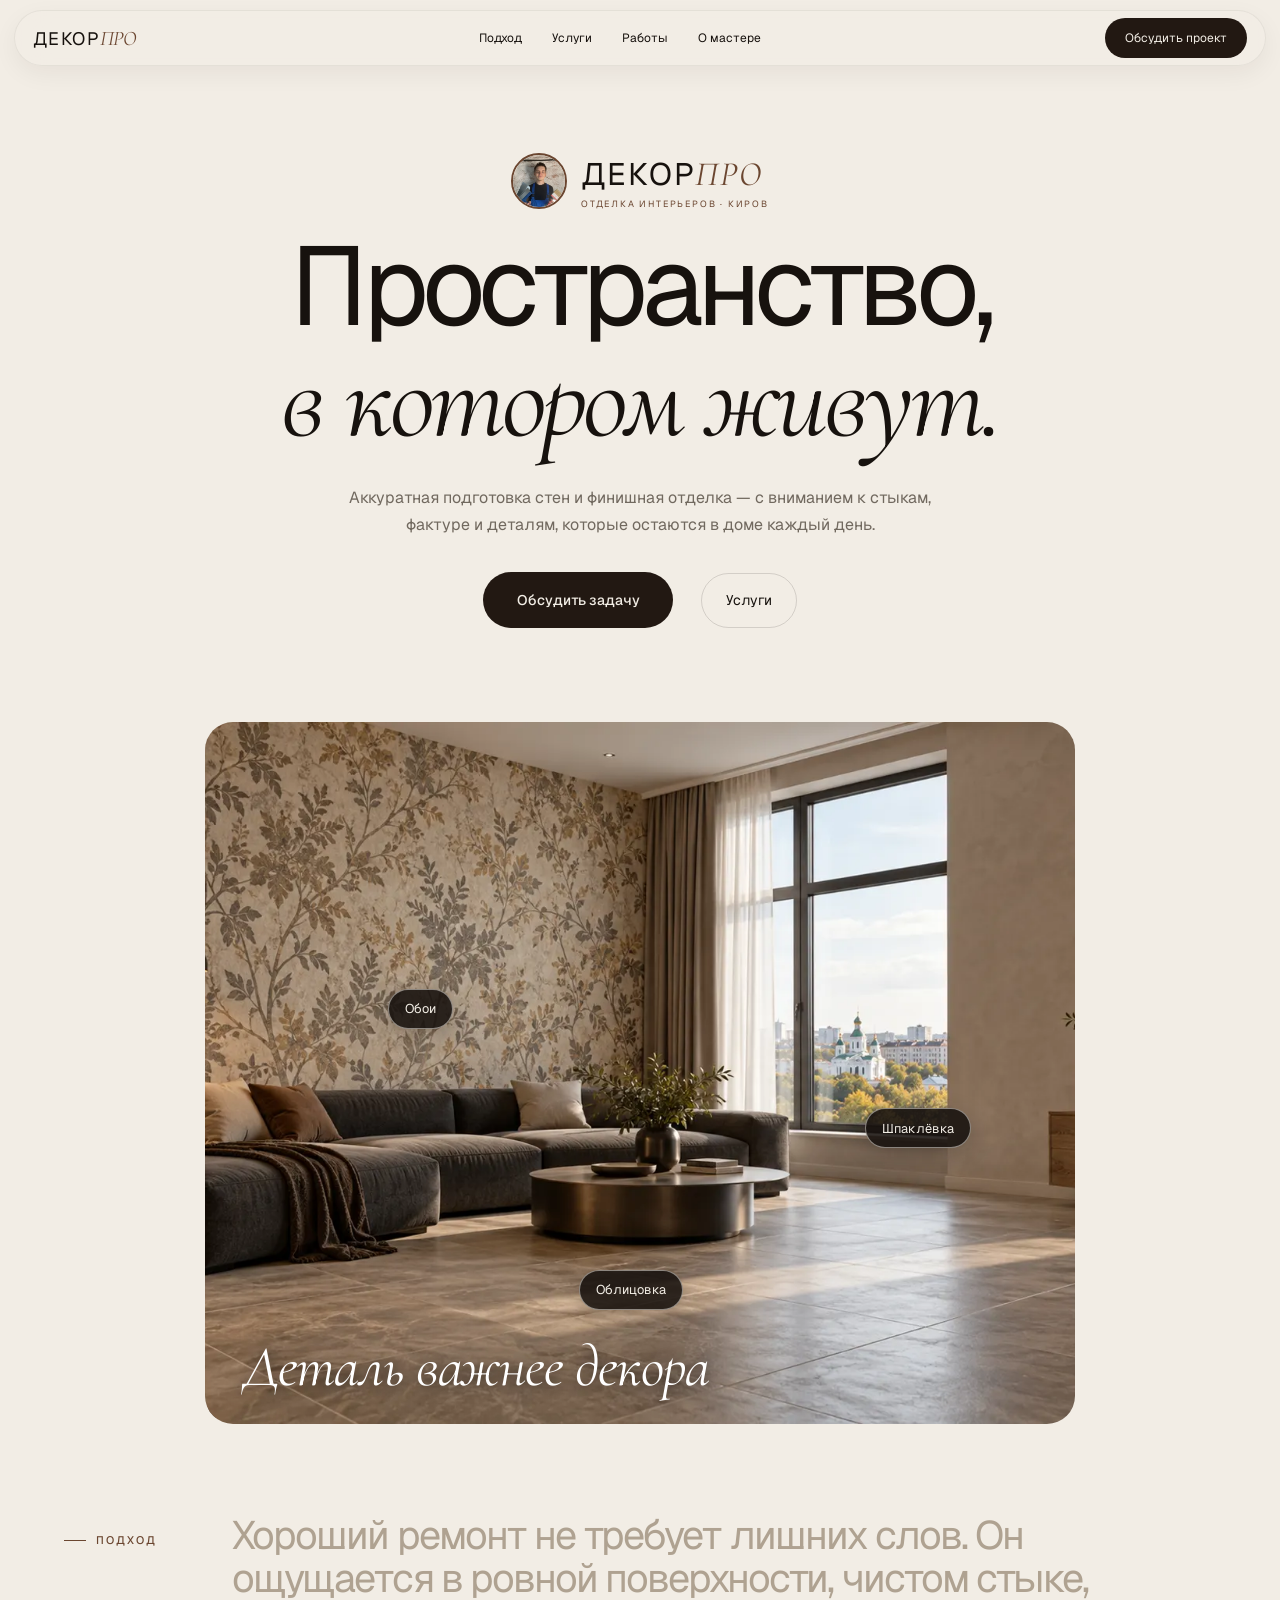
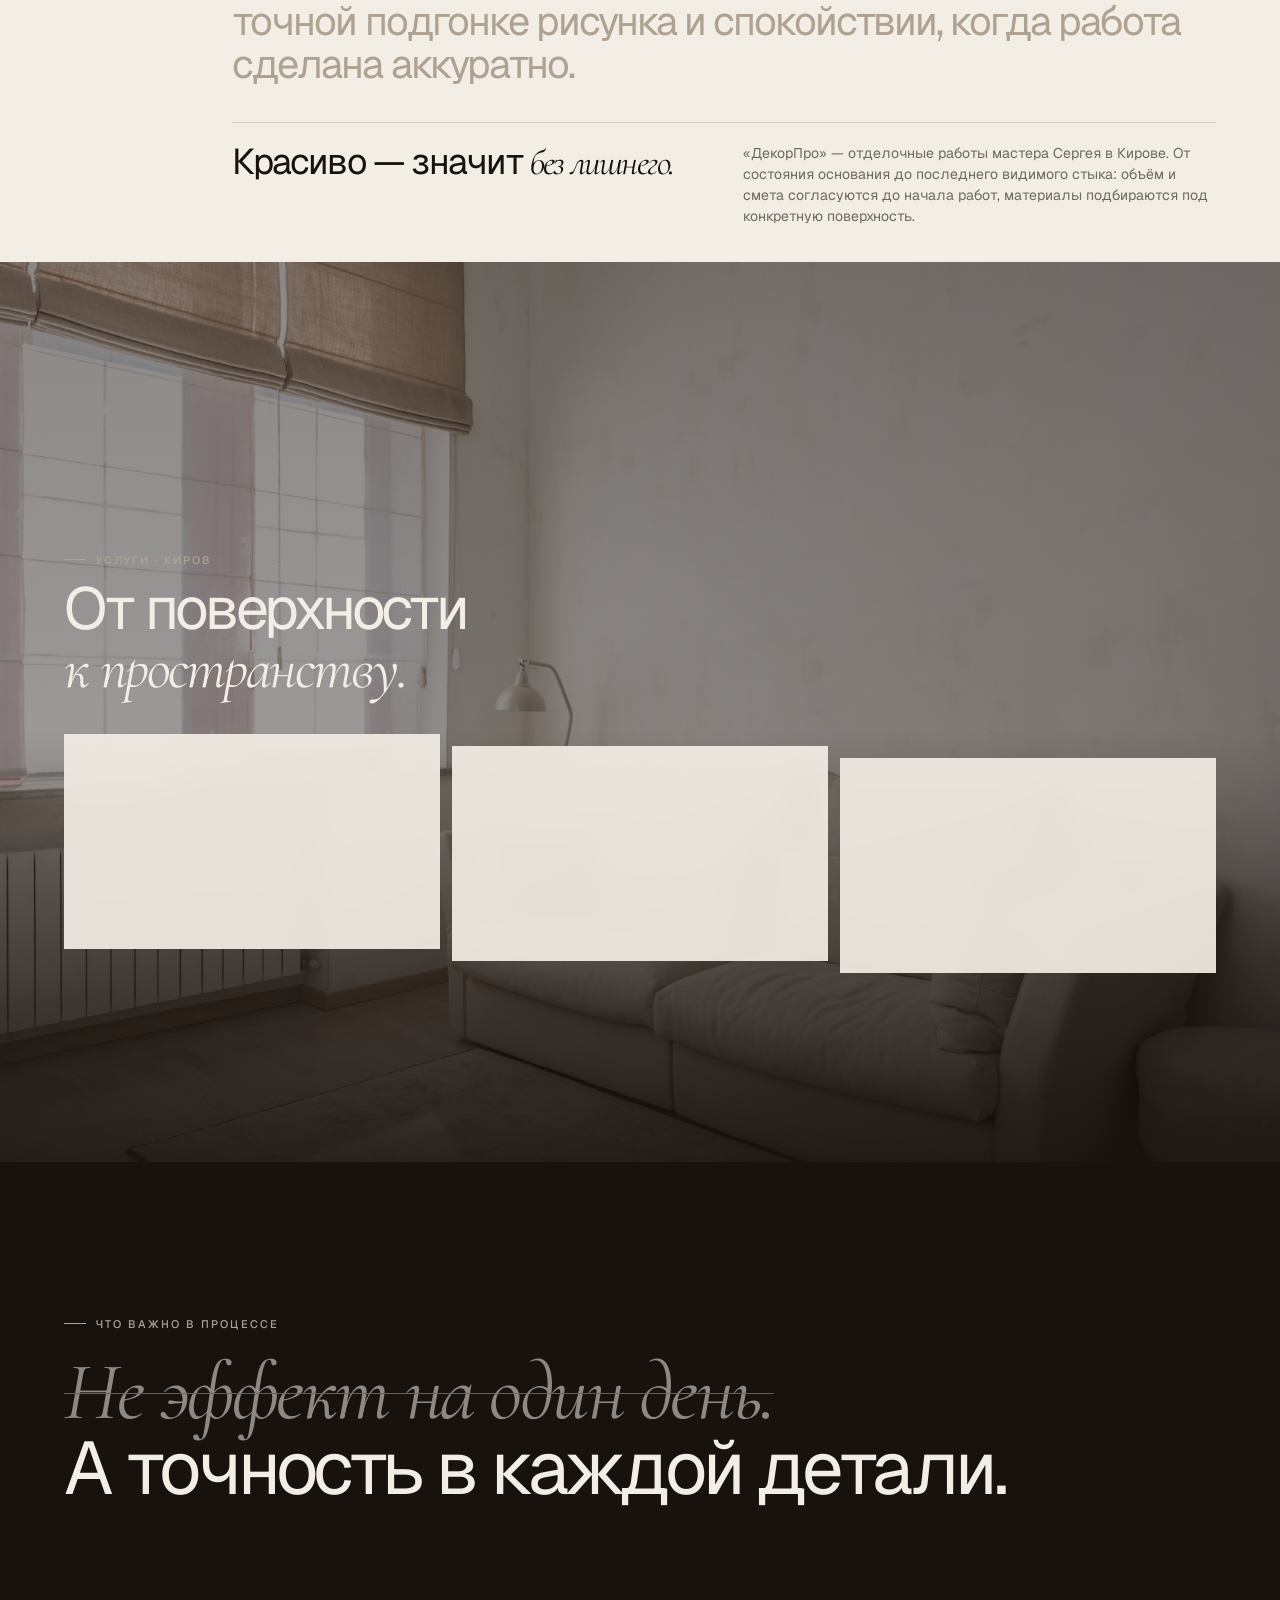
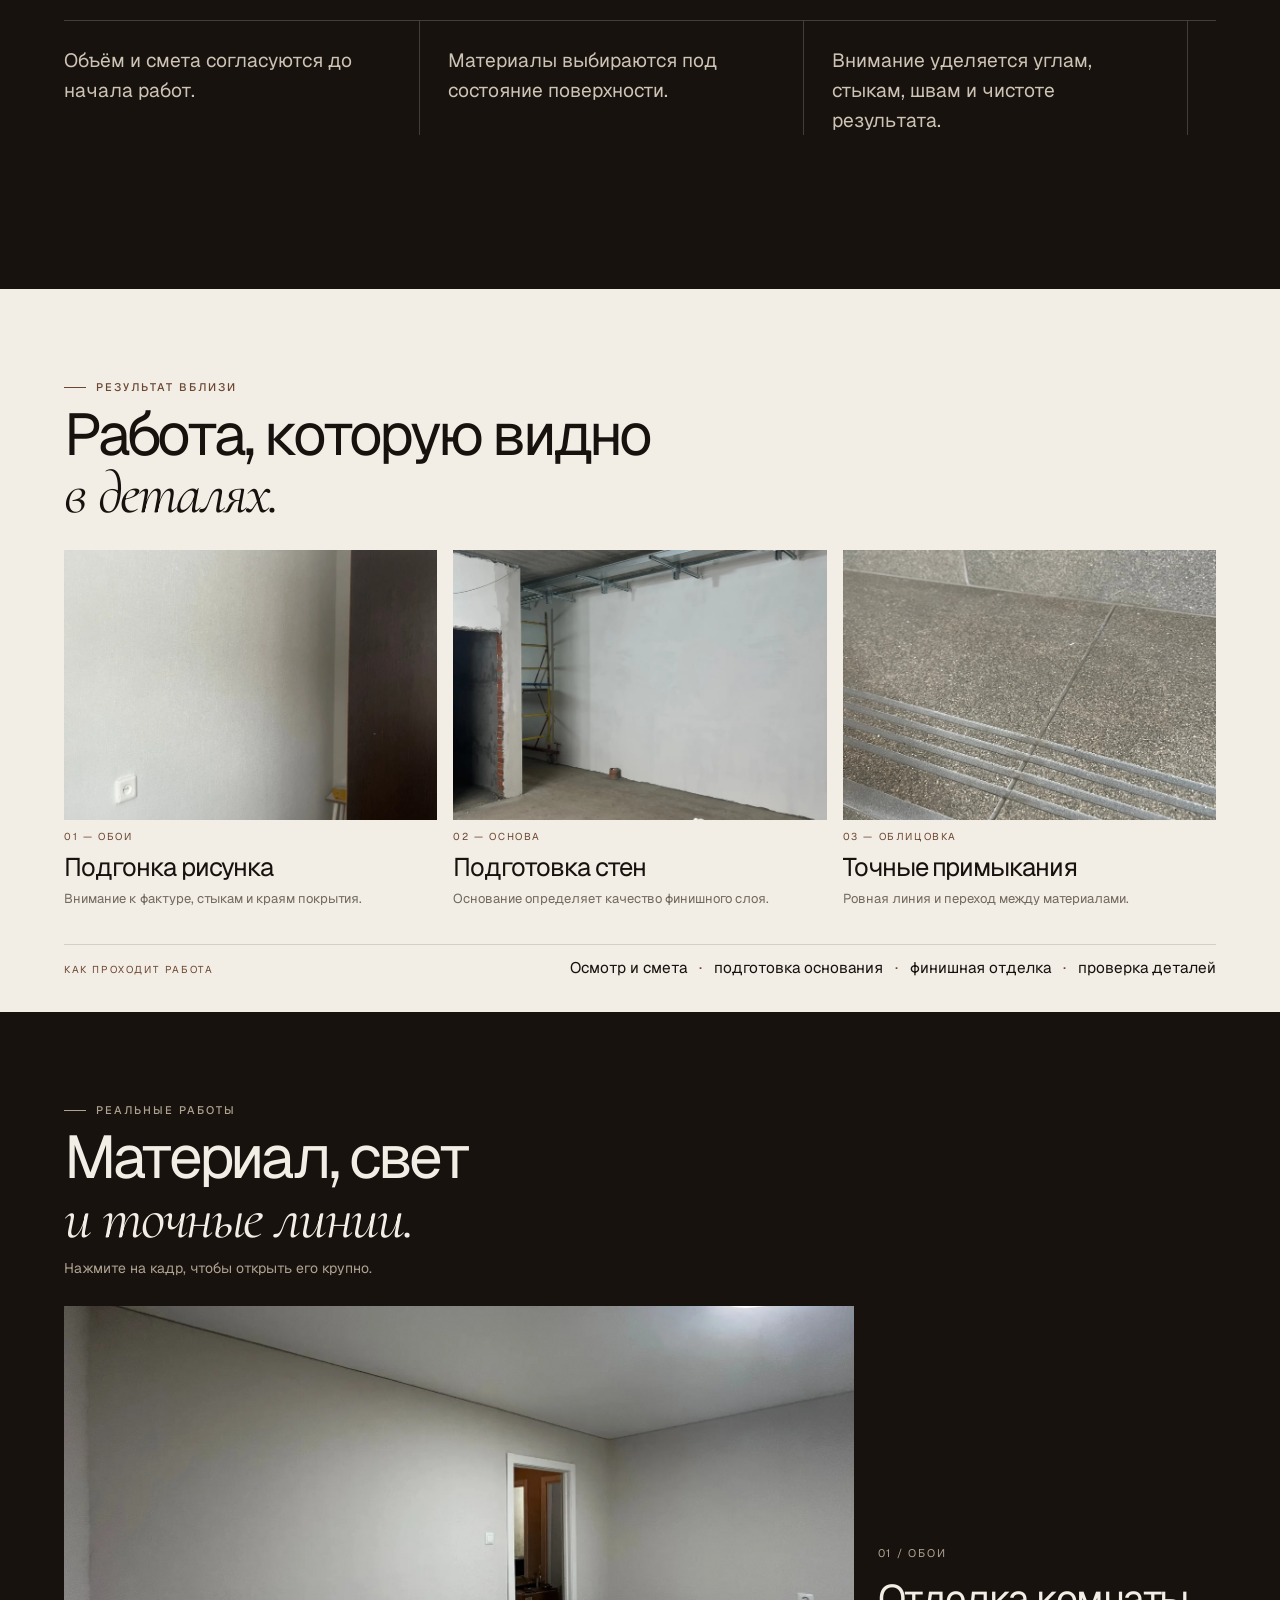
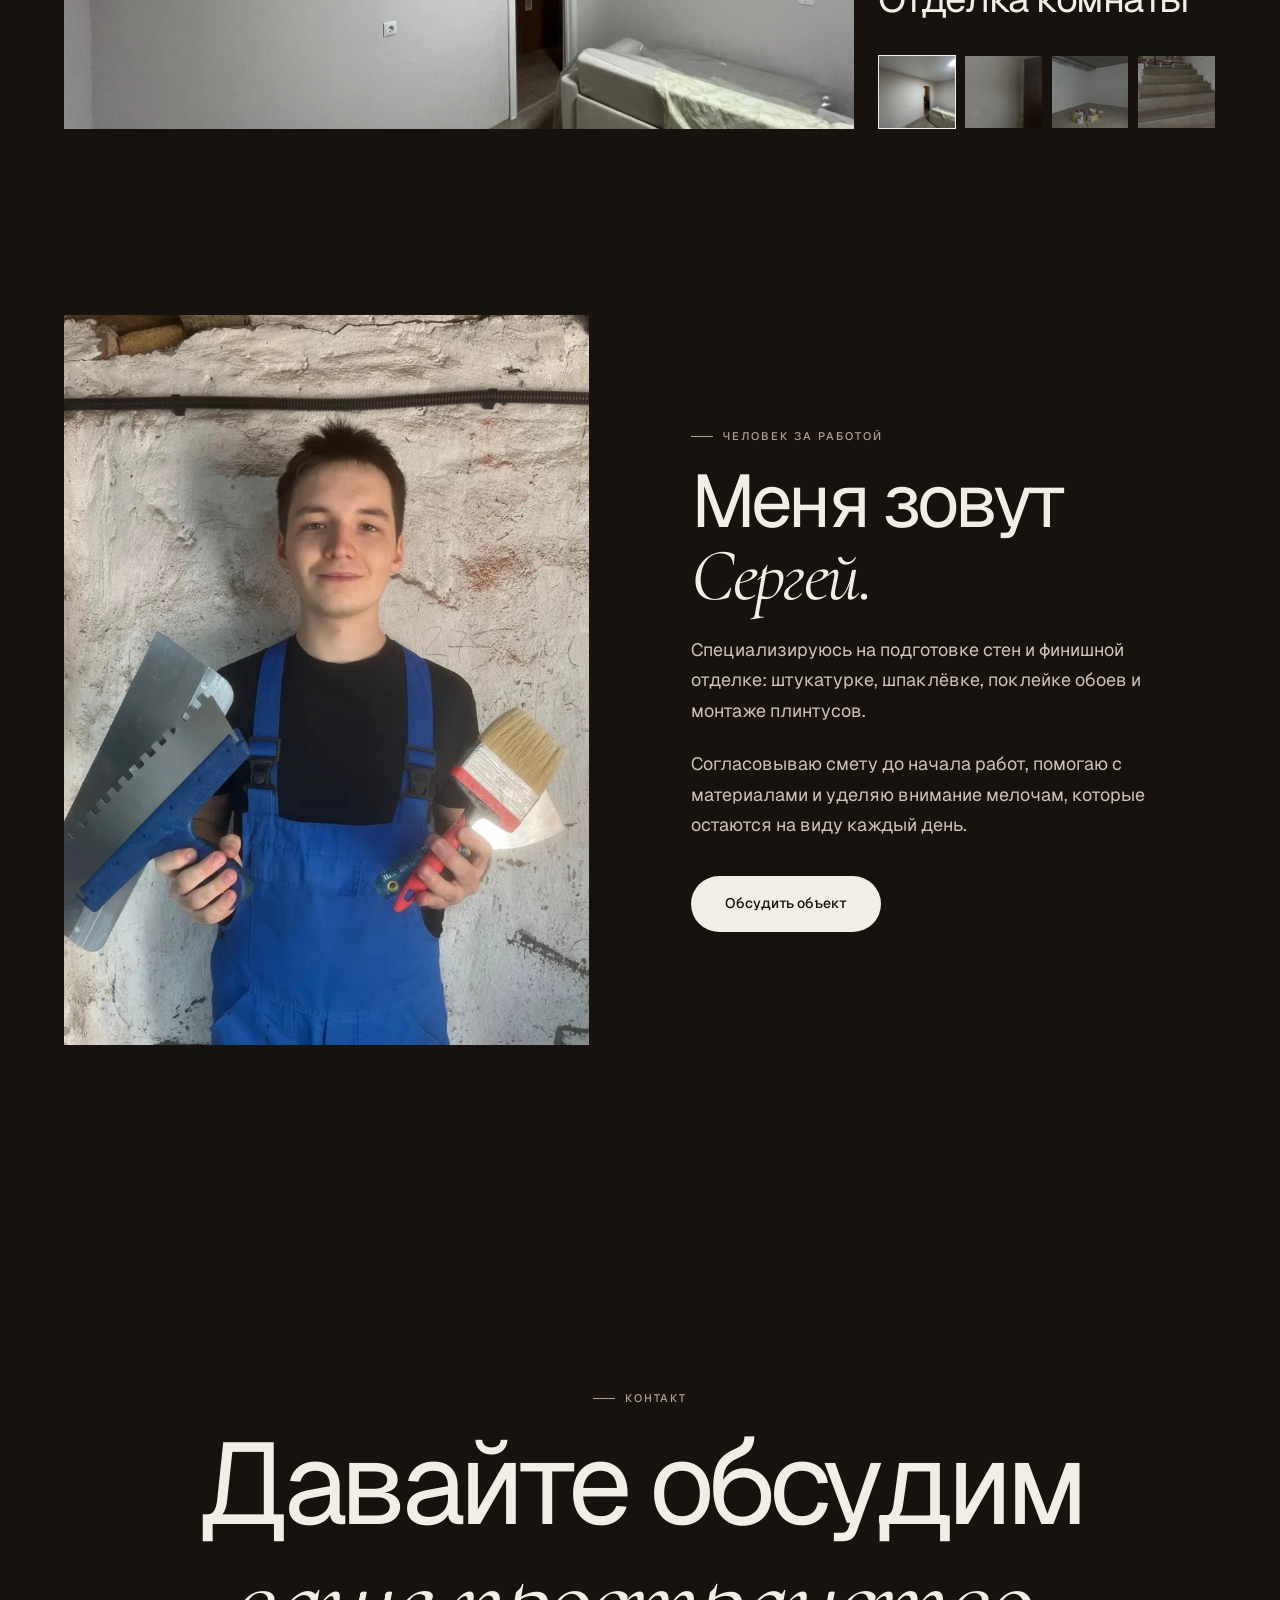
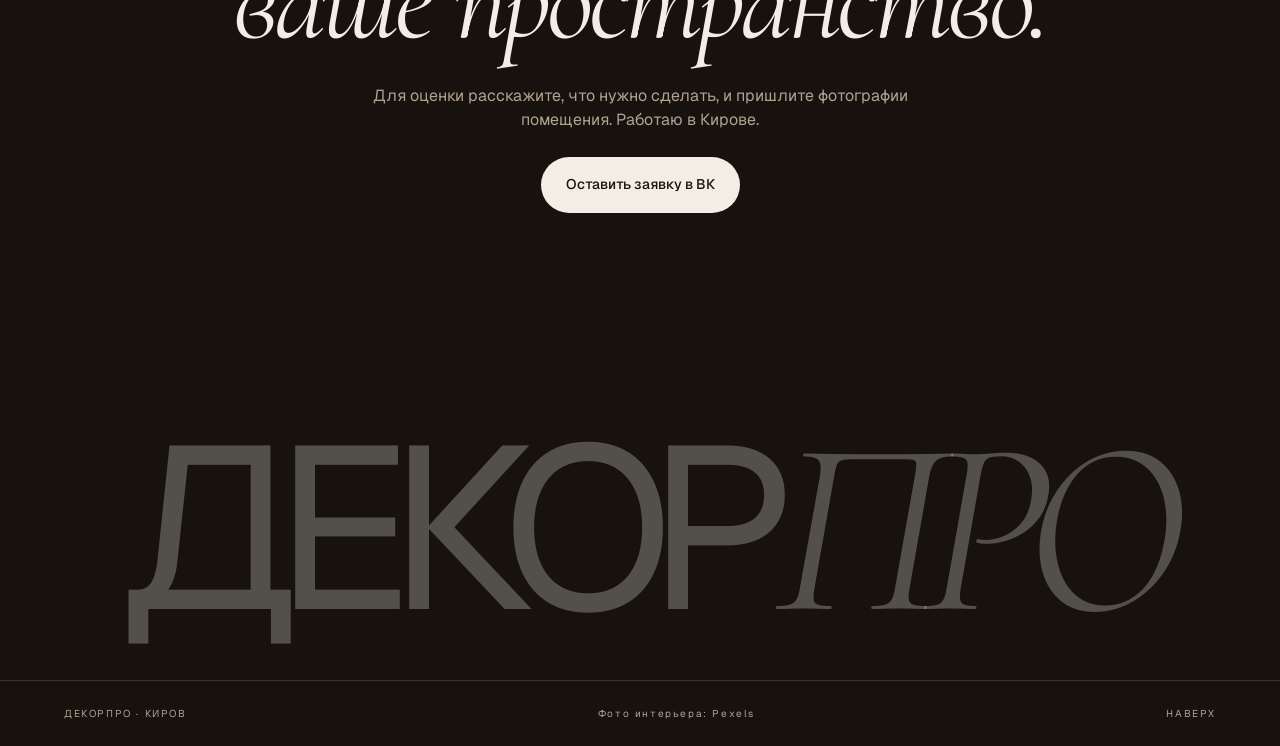
<file: index.html>
<!doctype html>
<html lang="ru">
<head>
  <meta charset="utf-8">
  <meta name="viewport" content="width=device-width,initial-scale=1">
  <meta name="description" content="ДекорПро — отделка интерьеров в Кирове. Поклейка обоев, шпаклёвка стен и штукатурка поверхностей. Работы мастера Сергея.">
  <title>ДекорПро — отделка интерьеров в Кирове</title>
  <link rel="preconnect" href="https://fonts.googleapis.com"><link rel="preconnect" href="https://fonts.gstatic.com" crossorigin>
  <link href="https://fonts.googleapis.com/css2?family=Cormorant+Garamond:ital,wght@0,400;1,400;1,500&family=Geist:wght@300..600&display=swap" rel="stylesheet">
  <link rel="stylesheet" href="site.css"><link rel="stylesheet" href="master.css"><link rel="stylesheet" href="revision.css?v=compact-1">
</head>
<body>
  <a class="skip" href="#main">К содержанию</a>
  <div class="intro-screen" aria-hidden="true"><span>ДЕКОР</span><i>ПРО</i><small>ОТДЕЛКА ИНТЕРЬЕРОВ · КИРОВ</small></div>
  <header class="nav" data-nav>
    <a class="wordmark" href="#top" aria-label="ДекорПро — наверх">ДЕКОР<i>ПРО</i></a>
    <nav aria-label="Основная навигация"><a href="#approach">Подход</a><a href="#services">Услуги</a><a href="#works">Работы</a><a href="#master">О мастере</a></nav>
    <a class="nav-cta" href="#services">Обсудить проект</a>
    <button class="burger" type="button" aria-label="Открыть меню" aria-expanded="false" aria-controls="mobile-menu"><span></span><span></span></button>
  </header>
  <aside class="mobile-menu" id="mobile-menu" aria-hidden="true" inert><a href="#approach">Подход</a><a href="#services">Услуги</a><a href="#works">Работы</a><a href="#master">О мастере</a><a href="#services">Обсудить проект</a></aside>
  <main id="main">
    <section class="hero" id="top">
      <div class="wrap hero-copy">
        <div class="hero-brandline"><span class="hero-brandphoto"><img src="assets/sergey.webp" alt=""></span><span>ДЕКОР<i>ПРО</i><small>ОТДЕЛКА ИНТЕРЬЕРОВ · КИРОВ</small></span></div>
        <h1 class="display">Пространство,<br><span>в котором живут.</span></h1>
        <p class="hero-lead">Аккуратная подготовка стен и финишная отделка — с вниманием к стыкам, фактуре и деталям, которые остаются в доме каждый день.</p>
        <div class="hero-actions"><a class="pill" href="#room">Обсудить задачу</a><a class="quiet-link" href="#services">Услуги</a></div>
      </div>
      <div class="hero-stage" id="room" data-hero-stage><figure class="hero-frame">
        <img src="assets/room-concept.webp" alt="Визуализация тёплого интерьера с обоями, окном и отделанным полом" fetchpriority="high">
        <a class="hero-hotspot hero-hotspot--wall" href="#wallpaper">Обои</a>
        <a class="hero-hotspot hero-hotspot--window" href="#plaster">Шпаклёвка</a>
        <a class="hero-hotspot hero-hotspot--floor" href="#works" data-gallery-select="3">Облицовка</a>
        <figcaption><span>Деталь важнее декора</span></figcaption>
      </figure></div>
    </section>
    <section class="approach-combined" id="approach"><div class="wrap approach-grid">
      <p class="kicker">Подход</p><div><p class="word-scrub">Хороший ремонт не требует лишних слов. Он ощущается в ровной поверхности, чистом стыке, точной подгонке рисунка и спокойствии, когда работа сделана аккуратно.</p>
      <div class="approach-story"><h2>Красиво — значит <em>без лишнего.</em></h2><p>«ДекорПро» — отделочные работы мастера Сергея в Кирове. От состояния основания до последнего видимого стыка: объём и смета согласуются до начала работ, материалы подбираются под конкретную поверхность.</p></div></div>
    </div></section>
    <section class="service-showcase" id="services"><img class="service-backdrop" src="assets/services-interior.jpg" alt="" loading="lazy"><div class="service-shade"></div><div class="wrap service-showcase-inner">
      <p class="kicker light">Услуги · Киров</p><h2 class="heading">От поверхности<br><span>к пространству.</span></h2>
      <div class="service-cards">
        <article id="wallpaper"><span>01 / ФИНИШ</span><h3>Поклейка обоев</h3><p>Подгонка рисунка, аккуратные стыки и чистое покрытие.</p><div><a href="#works">Посмотреть работы</a><a href="https://vk.ru/dekorprokirov" target="_blank" rel="noopener">Оставить заявку</a></div></article>
        <article id="plaster"><span>02 / ОСНОВА</span><h3>Шпаклёвка стен</h3><p>Подготовка и выравнивание основания под финишное покрытие.</p><div><a href="#works">Посмотреть работы</a><a href="https://vk.ru/dekorprokirov" target="_blank" rel="noopener">Оставить заявку</a></div></article>
        <article id="stucco"><span>03 / ПОВЕРХНОСТЬ</span><h3>Штукатурка поверхностей</h3><p>Основа для последующих этапов отделки с учётом состояния стен.</p><div><a href="#works">Посмотреть работы</a><a href="https://vk.ru/dekorprokirov" target="_blank" rel="noopener">Оставить заявку</a></div></article>
      </div>
    </div></section>
    <section class="dark principles"><div class="wrap"><p class="kicker light">Что важно в процессе</p><h2 class="heading"><s>Не эффект на один день.</s><br><span>А точность в каждой детали.</span></h2><div class="principle-grid"><p>Объём и смета согласуются до начала работ.</p><p>Материалы выбираются под состояние поверхности.</p><p>Внимание уделяется углам, стыкам, швам и чистоте результата.</p></div></div></section>
    <section class="details" id="details"><div class="wrap"><p class="kicker">Результат вблизи</p><h2 class="heading">Работа, которую видно<br><span>в деталях.</span></h2><div class="detail-grid">
      <article class="detail-card"><img src="assets/oboi-2.webp" alt="Фактура обоев" loading="lazy"><span>01 — ОБОИ</span><h3>Подгонка рисунка</h3><p>Внимание к фактуре, стыкам и краям покрытия.</p></article>
      <article class="detail-card"><img src="assets/shpaklevka-2.webp" alt="Подготовленная стена" loading="lazy"><span>02 — ОСНОВА</span><h3>Подготовка стен</h3><p>Основание определяет качество финишного слоя.</p></article>
      <article class="detail-card"><img src="assets/oblicovka-2.webp" alt="Деталь облицовки" loading="lazy"><span>03 — ОБЛИЦОВКА</span><h3>Точные примыкания</h3><p>Ровная линия и переход между материалами.</p></article>
    </div><div class="compact-steps"><span>КАК ПРОХОДИТ РАБОТА</span><p>Осмотр и смета <i>·</i> подготовка основания <i>·</i> финишная отделка <i>·</i> проверка деталей</p></div></div></section>
    <section class="portfolio dark" id="works"><div class="wrap"><p class="kicker light">Реальные работы</p><h2 class="heading">Материал, свет<br><span>и точные линии.</span></h2><p class="portfolio-lead">Нажмите на кадр, чтобы открыть его крупно.</p><div class="gallery" data-gallery>
      <button class="gallery-main" type="button" data-open-image aria-label="Открыть фотографию крупно"><img src="assets/oboi-1.webp" alt="Отделка комнаты обоями" data-gallery-image></button>
      <div class="gallery-copy"><p data-gallery-label>01 / ОБОИ</p><h3 data-gallery-title>Отделка комнаты</h3><div class="gallery-thumbs">
        <button type="button" class="active" aria-label="Фото: отделка комнаты" aria-pressed="true" data-src="assets/oboi-1.webp" data-alt="Отделка комнаты обоями" data-label="01 / ОБОИ" data-title="Отделка комнаты"><img src="assets/oboi-1.webp" alt=""></button>
        <button type="button" aria-label="Фото: фактура обоев" aria-pressed="false" data-src="assets/oboi-2.webp" data-alt="Фактура обоев" data-label="02 / ОБОИ" data-title="Деталь покрытия"><img src="assets/oboi-2.webp" alt=""></button>
        <button type="button" aria-label="Фото: шпаклёвка стен" aria-pressed="false" data-src="assets/shpaklevka-1.webp" data-alt="Подготовленные стены" data-label="03 / ШПАКЛЁВКА" data-title="Подготовка стен"><img src="assets/shpaklevka-1.webp" alt=""></button>
        <button type="button" aria-label="Фото: отделка ступеней" aria-pressed="false" data-src="assets/oblicovka-1.webp" data-alt="Облицовка ступеней" data-label="04 / ОБЛИЦОВКА" data-title="Отделка ступеней"><img src="assets/oblicovka-1.webp" alt=""></button>
      </div></div></div></div></section>
    <section class="master dark" id="master"><div class="wrap master-grid"><img src="assets/sergey.webp" alt="Мастер Сергей с инструментами" loading="lazy"><div><p class="kicker light">Человек за работой</p><h2 class="heading">Меня зовут<br><span>Сергей.</span></h2><p>Специализируюсь на подготовке стен и финишной отделке: штукатурке, шпаклёвке, поклейке обоев и монтаже плинтусов.</p><p>Согласовываю смету до начала работ, помогаю с материалами и уделяю внимание мелочам, которые остаются на виду каждый день.</p><a class="pill light-pill" href="#contact">Обсудить объект</a></div></div></section>
    <section class="contact dark" id="contact"><div class="wrap"><p class="kicker light">Контакт</p><h2 class="contact-title">Давайте обсудим<br><span>ваше пространство.</span></h2><p>Для оценки расскажите, что нужно сделать, и пришлите фотографии помещения. Работаю в Кирове.</p><a class="pill light-pill" href="https://vk.ru/dekorprokirov" target="_blank" rel="noopener">Оставить заявку в ВК</a><div class="big-brand">ДЕКОР<i>ПРО</i></div></div></section>
  </main>
  <footer><span>ДЕКОРПРО · КИРОВ</span><a href="https://www.pexels.com/photo/couch-in-room-8092177/" target="_blank" rel="noopener">Фото интерьера: Pexels</a><a href="#top">НАВЕРХ</a></footer>
  <dialog class="image-dialog" data-image-dialog><button type="button" aria-label="Закрыть фотографию" data-image-close>×</button><img alt=""></dialog>
  <script src="site.js?v=tiling-2"></script><script src="revision.js"></script>
</body></html>
</file>
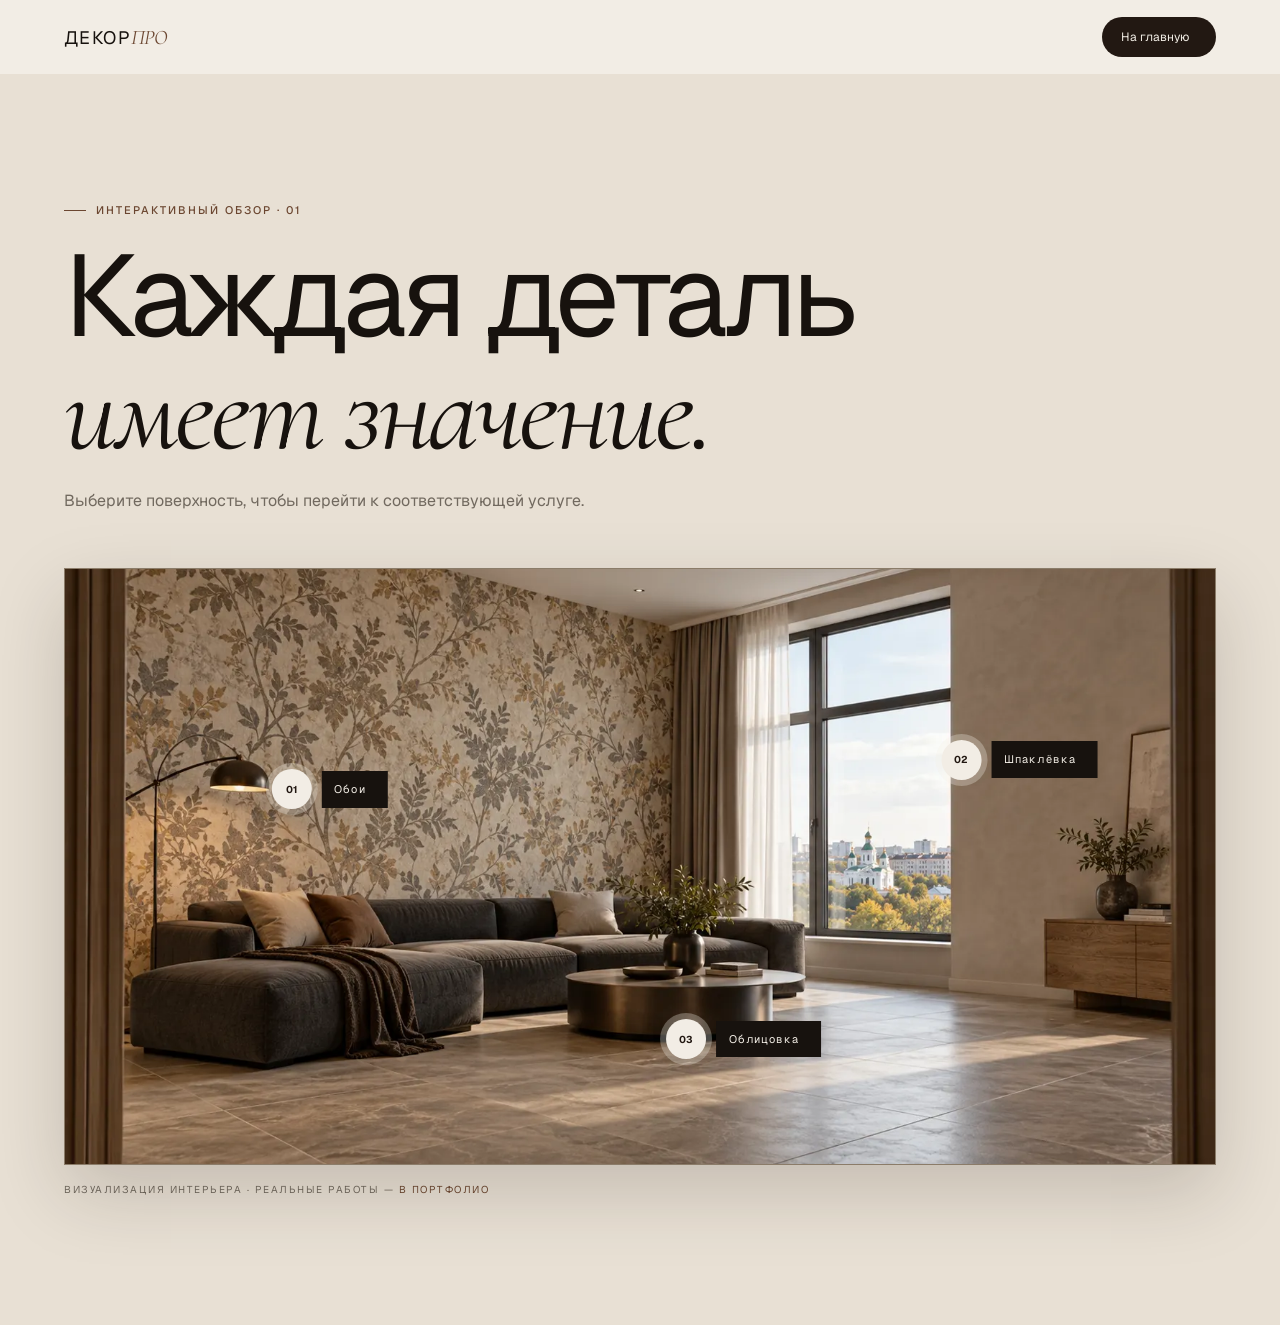
<file: room.html>
<!doctype html><html lang="ru"><head><meta charset="utf-8"><meta name="viewport" content="width=device-width,initial-scale=1"><title>Интерактивный обзор — ДекорПро</title><link rel="preconnect" href="https://fonts.googleapis.com"><link rel="preconnect" href="https://fonts.gstatic.com" crossorigin><link href="https://fonts.googleapis.com/css2?family=Cormorant+Garamond:ital,wght@0,400;1,400;1,500&family=Geist:wght@300..600&display=swap" rel="stylesheet"><link rel="stylesheet" href="site.css"><link rel="stylesheet" href="room.css"></head><body><header class="nav static"><a class="wordmark" href="index.html">ДЕКОР<i>ПРО</i></a><a class="nav-cta" href="index.html">На главную <b></b></a></header><main class="room-page"><div class="wrap room-intro"><p class="kicker">Интерактивный обзор · 01</p><h1 class="display">Каждая деталь<br><span>имеет значение.</span></h1><p>Выберите поверхность, чтобы перейти к соответствующей услуге.</p></div><div class="wrap"><div class="room-scene"><img src="assets/room-concept.webp" alt="Комната с обоями, стеной и облицованным полом"><a class="room-hotspot wallpaper" href="services.html#wallpaper"><b>01</b><span>Обои <i></i></span></a><a class="room-hotspot plaster" href="services.html#plaster"><b>02</b><span>Шпаклёвка <i></i></span></a><a class="room-hotspot tiling" href="services.html#tiling"><b>03</b><span>Облицовка <i></i></span></a></div><p class="room-foot">ВИЗУАЛИЗАЦИЯ ИНТЕРЬЕРА · РЕАЛЬНЫЕ РАБОТЫ — <a href="index.html#works">В ПОРТФОЛИО </a></p></div></main></body></html>
</file>
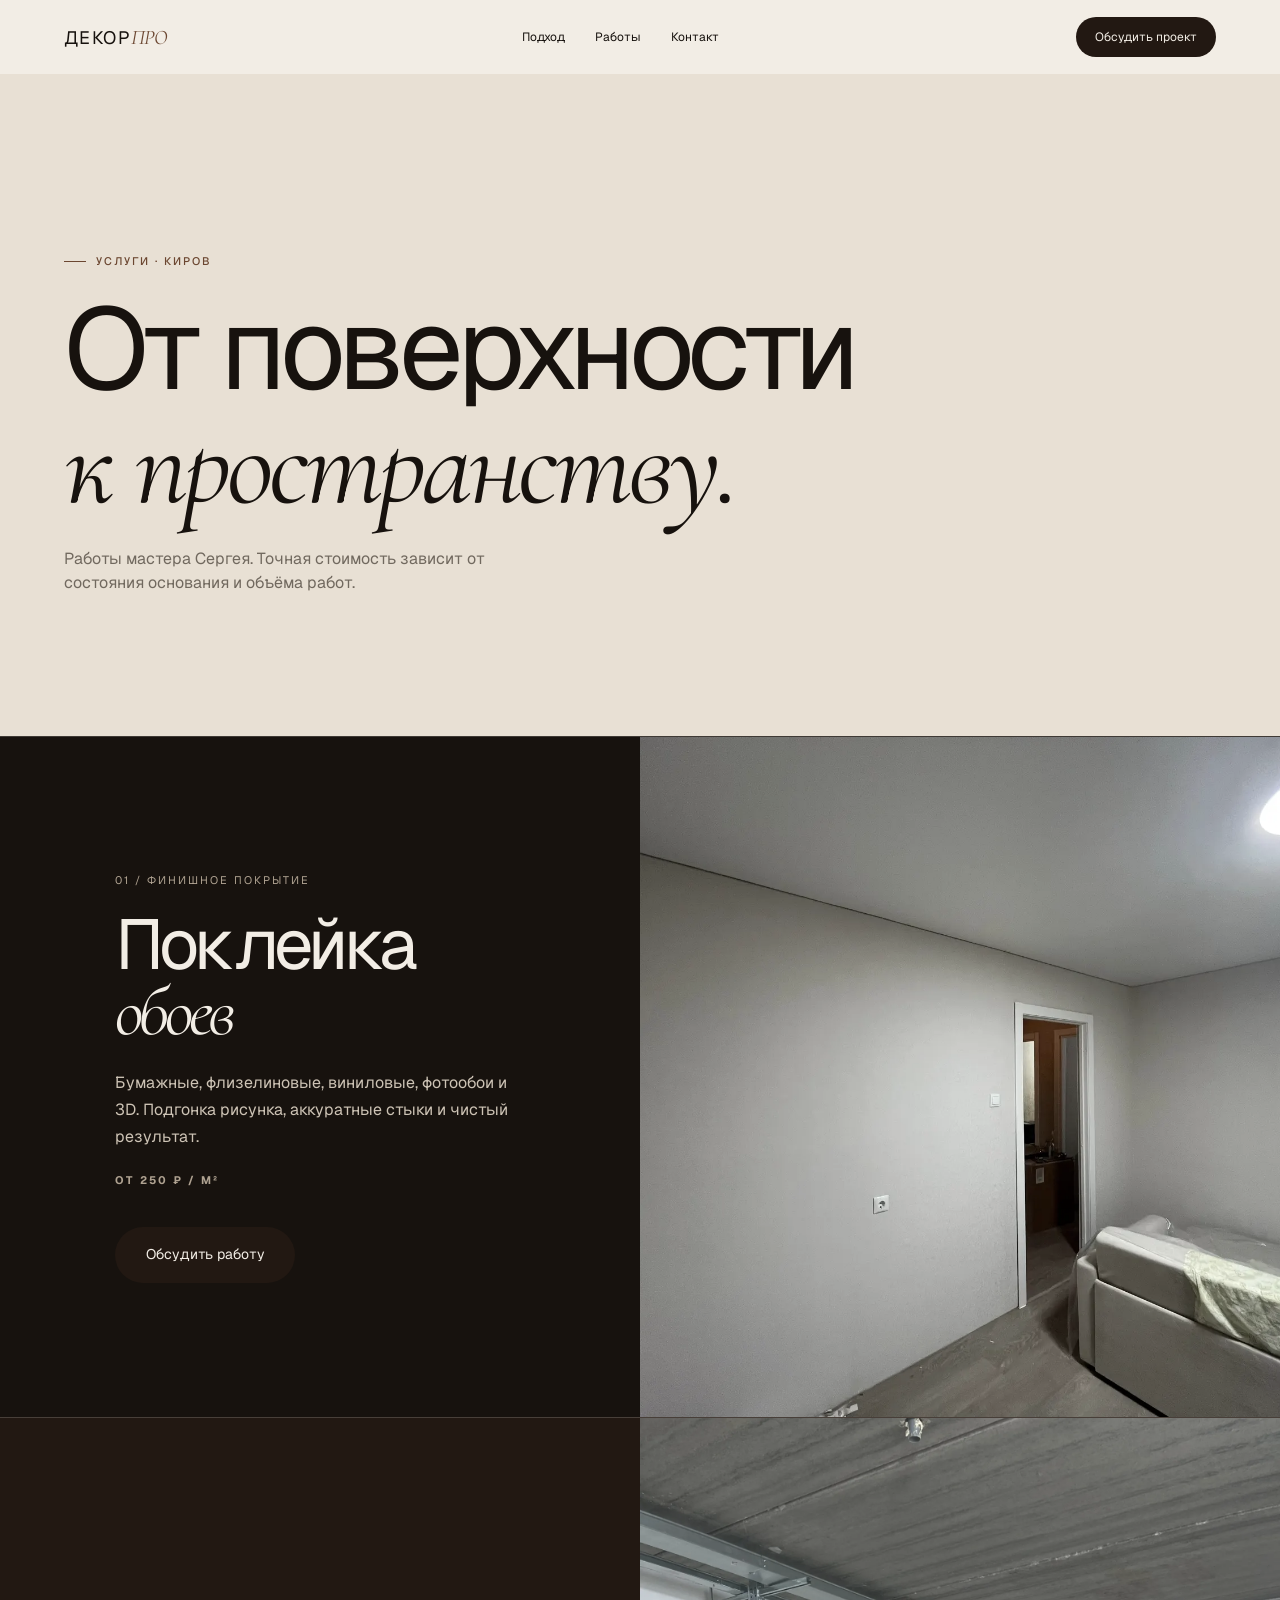
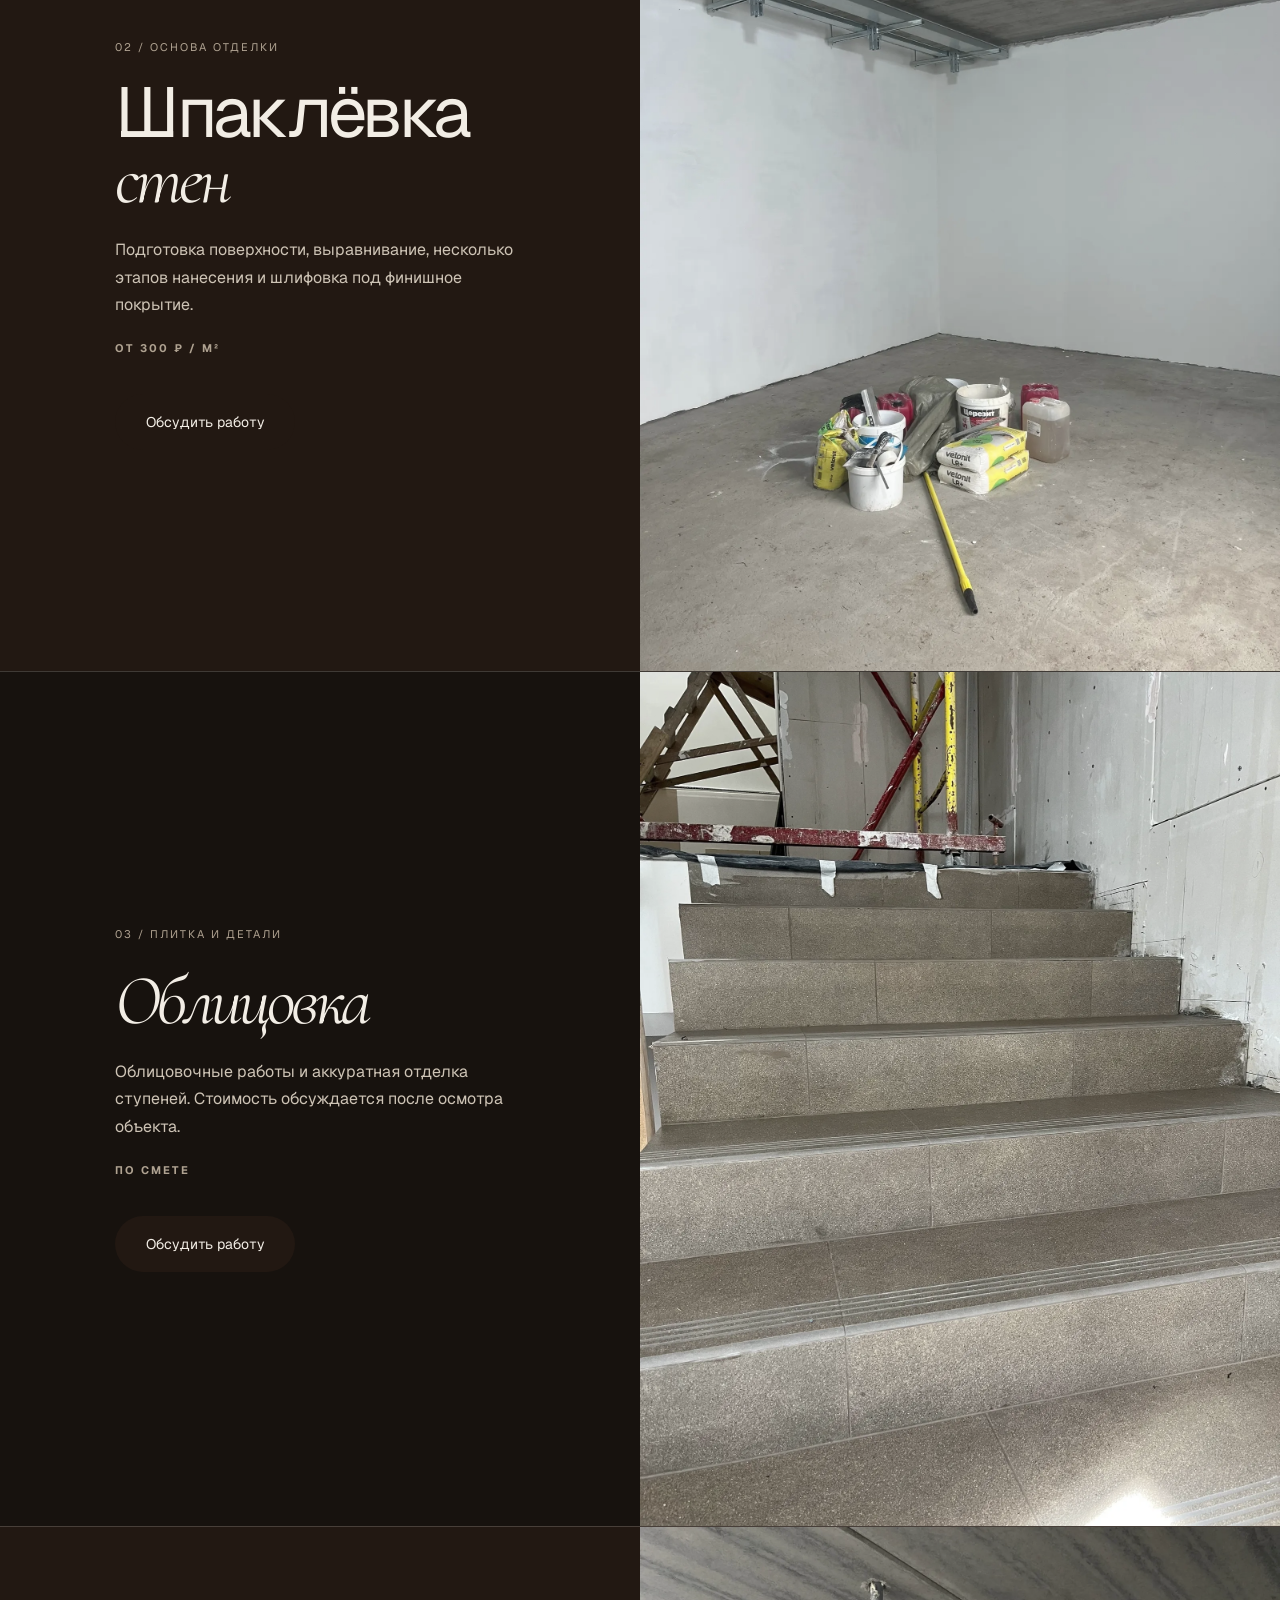
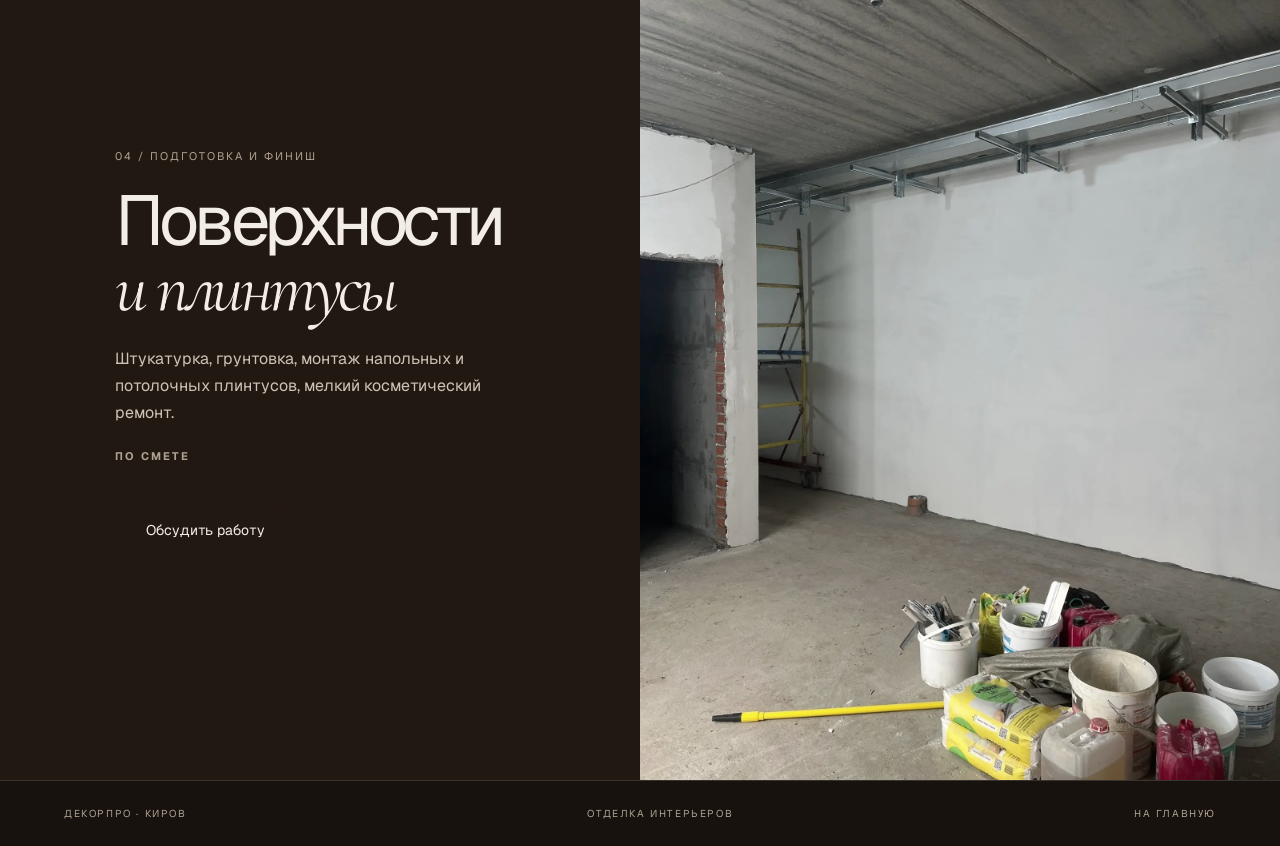
<file: services.html>
<!doctype html><html lang="ru"><head><meta charset="utf-8"><meta name="viewport" content="width=device-width,initial-scale=1"><meta name="description" content="Услуги ДекорПро в Кирове: поклейка обоев, шпаклёвка, облицовка, подготовка поверхностей."><title>Услуги — ДекорПро</title><script>if(location.hash==="#tiling")location.replace("index.html?photo=tiling#works")</script><link rel="preconnect" href="https://fonts.googleapis.com"><link rel="preconnect" href="https://fonts.gstatic.com" crossorigin><link href="https://fonts.googleapis.com/css2?family=Cormorant+Garamond:ital,wght@0,400;1,400;1,500&family=Geist:wght@300..600&display=swap" rel="stylesheet"><link rel="stylesheet" href="site.css"><link rel="stylesheet" href="services.css"></head><body><header class="nav static"><a class="wordmark" href="index.html">ДЕКОР<i>ПРО</i></a><nav><a href="index.html#approach">Подход</a><a href="index.html#works">Работы</a><a href="index.html#contact">Контакт</a></nav><a class="nav-cta" href="index.html#services">Обсудить проект</a></header><main><section class="service-lead"><div class="wrap"><p class="kicker">Услуги · Киров</p><h1 class="display">От поверхности<br><span>к пространству.</span></h1><p>Работы мастера Сергея. Точная стоимость зависит от состояния основания и объёма работ.</p></div></section><section class="service-detail" id="wallpaper"><div class="service-copy"><span>01 / ФИНИШНОЕ ПОКРЫТИЕ</span><h2>Поклейка<br><i>обоев</i></h2><p>Бумажные, флизелиновые, виниловые, фотообои и 3D. Подгонка рисунка, аккуратные стыки и чистый результат.</p><strong>ОТ 250 ₽ / М²</strong><a class="pill" href="index.html#contact">Обсудить работу</a></div><img src="assets/oboi-1.webp" alt="Отделанная обоями комната"></section><section class="service-detail reverse" id="plaster"><div class="service-copy"><span>02 / ОСНОВА ОТДЕЛКИ</span><h2>Шпаклёвка<br><i>стен</i></h2><p>Подготовка поверхности, выравнивание, несколько этапов нанесения и шлифовка под финишное покрытие.</p><strong>ОТ 300 ₽ / М²</strong><a class="pill" href="index.html#contact">Обсудить работу</a></div><img src="assets/shpaklevka-1.webp" alt="Подготовленные стены помещения"></section><section class="service-detail" id="tiling"><div class="service-copy"><span>03 / ПЛИТКА И ДЕТАЛИ</span><h2><i>Облицовка</i></h2><p>Облицовочные работы и аккуратная отделка ступеней. Стоимость обсуждается после осмотра объекта.</p><strong>ПО СМЕТЕ</strong><a class="pill" href="index.html#contact">Обсудить работу</a></div><img src="assets/oblicovka-1.webp" alt="Облицованные лестничные ступени"></section><section class="service-detail reverse" id="preparation"><div class="service-copy"><span>04 / ПОДГОТОВКА И ФИНИШ</span><h2>Поверхности<br><i>и плинтусы</i></h2><p>Штукатурка, грунтовка, монтаж напольных и потолочных плинтусов, мелкий косметический ремонт.</p><strong>ПО СМЕТЕ</strong><a class="pill" href="index.html#contact">Обсудить работу</a></div><img src="assets/shpaklevka-2.webp" alt="Работы по подготовке поверхностей"></section></main><footer><span>ДЕКОРПРО · КИРОВ</span><span>ОТДЕЛКА ИНТЕРЬЕРОВ</span><a href="index.html">НА ГЛАВНУЮ </a></footer></body></html>
</file>
<file: site.css>
@import url('https://fonts.googleapis.com/css2?family=Cormorant+Garamond:ital,wght@0,400;1,400;1,500&family=Geist:wght@300..600&display=swap');
:root{--cream:#f2ede5;--linen:#e8e0d4;--sand:#afa291;--taupe:#8b7c69;--walnut:#6b4630;--espresso:#221812;--dark:#17120e;--ink:#17120e;--muted:#71695f;--hair:rgba(23,18,14,.14);--gutter:clamp(18px,5vw,70px);--max:1380px;--serif:'Cormorant Garamond',Georgia,serif;--sans:Geist,Arial,sans-serif;--ease:cubic-bezier(.23,1,.32,1)}
*{box-sizing:border-box}html{scroll-behavior:smooth}body{margin:0;background:var(--cream);color:var(--ink);font-family:var(--sans);line-height:1.5;overflow-x:clip}a{color:inherit;text-decoration:none}button,input,textarea{font:inherit}button{cursor:pointer}img{max-width:100%;display:block}p,h1,h2,h3{margin:0}.wrap{max-width:calc(var(--max) + 2 * var(--gutter));padding-inline:var(--gutter);margin:auto}.skip{position:fixed;z-index:1000;top:10px;left:10px;background:var(--dark);color:var(--cream);padding:10px 14px;transform:translateY(-150%)}.skip:focus{transform:none}:focus-visible{outline:2px solid var(--walnut);outline-offset:4px}.kicker{font-size:11px;text-transform:uppercase;letter-spacing:.18em;color:var(--walnut);font-weight:500;display:flex;gap:10px;align-items:center}.kicker:before{content:'';width:22px;height:1px;background:currentColor}.kicker.light{color:var(--sand)}.display,.heading,.contact-title{font-weight:400;letter-spacing:-.055em;line-height:.98}.display{font-size:clamp(3.5rem,9vw,9rem)}.heading{font-size:clamp(2.65rem,5.8vw,6.25rem);margin-top:20px}.display span,.heading span,.contact-title span,.modal h2 span{font-family:var(--serif);font-style:italic;font-weight:400;letter-spacing:-.035em}.dark{background:var(--dark);color:var(--cream)}
.intro-screen{position:fixed;z-index:200;inset:0;background:var(--cream);display:grid;place-content:center;text-align:center;gap:0;font-size:clamp(4rem,13vw,13rem);letter-spacing:-.09em;line-height:.65;animation:intro 1.45s var(--ease) forwards}.intro-screen i{font:italic 1em var(--serif);color:var(--walnut)}.intro-screen small{font:500 10px var(--sans);letter-spacing:.28em;margin-top:36px}.no-js .intro-screen{display:none}@keyframes intro{0%,55%{opacity:1;clip-path:inset(0)}100%{opacity:0;visibility:hidden;clip-path:inset(0 0 100% 0)}}
.nav{height:74px;position:fixed;inset:0 0 auto;z-index:40;display:flex;align-items:center;justify-content:space-between;padding:0 var(--gutter);transition:transform .45s var(--ease),background .3s,color .3s}.nav.scrolled{background:rgba(242,237,229,.92);backdrop-filter:blur(12px)}.nav.hidden{transform:translateY(-110%)}.wordmark{font-size:18px;letter-spacing:.08em}.wordmark i{font:italic 1.15em var(--serif);color:var(--walnut);letter-spacing:-.04em}.nav nav{display:flex;gap:30px;font-size:12px}.nav nav a{position:relative}.nav nav a:after{content:'';position:absolute;height:1px;background:currentColor;inset:auto 0 -5px;scale:0 1;transform-origin:left;transition:scale .3s}.nav nav a:hover:after{scale:1}.nav-cta{font-size:12px;border-bottom:1px solid var(--ink);padding-bottom:4px}.nav-cta b{color:var(--walnut);margin-left:8px}.burger,.mobile-menu{display:none}
.hero{padding-top:clamp(110px,16vh,185px)}.hero-copy{position:relative;z-index:2}.hero-lead{max-width:440px;font-size:clamp(15px,1.25vw,19px);line-height:1.65;margin-top:30px;color:var(--muted)}.hero-actions{display:flex;align-items:center;gap:28px;margin-top:34px}.pill{border:0;background:var(--espresso);color:var(--cream);border-radius:999px;min-height:56px;padding:7px 8px 7px 24px;display:inline-flex;align-items:center;gap:22px;font-size:14px;transition:background .3s,transform .3s}.pill b{display:grid;place-items:center;width:40px;height:40px;border-radius:50%;background:rgba(255,255,255,.12);font-size:17px;transition:transform .4s var(--ease)}.pill:hover{background:#3b2a20}.pill:hover b{transform:translateX(3px) rotate(-8deg)}.quiet-link{font-size:14px;border-bottom:1px solid var(--ink);padding-bottom:5px}.hero-stage{height:155vh;margin-top:clamp(65px,10vw,145px);position:relative}.hero-frame{position:sticky;top:0;margin:0 auto;width:min(83vw,1120px);height:100vh;border-radius:28px;overflow:hidden;transition:width .1s,border-radius .1s}.hero-frame img{width:100%;height:100%;object-fit:cover;object-position:center}.hero-frame figcaption{position:absolute;inset:auto 25px 22px;color:white;font-size:10px;letter-spacing:.14em;display:flex;justify-content:space-between;width:calc(100% - 50px);text-shadow:0 2px 10px #000}.hero-frame figcaption:before{content:'';position:absolute;inset:-25px -25px;background:linear-gradient(transparent,#0008);z-index:-1}
.manifesto{padding:clamp(110px,16vw,240px) 0}.word-scrub{font-size:clamp(2rem,4.6vw,5.5rem);line-height:1.08;letter-spacing:-.05em;max-width:1140px;margin-top:34px}.word-scrub span{color:var(--sand);transition:color .4s}.word-scrub span.on{color:var(--ink)}.principles{padding:clamp(100px,12vw,170px) 0}.section-head{max-width:1000px}.principle-grid{margin-top:clamp(65px,9vw,130px);display:grid;grid-template-columns:repeat(3,1fr);border-top:1px solid rgba(242,237,229,.2)}.principle-grid p{padding:25px 28px 0 0;font-size:clamp(16px,1.5vw,20px);line-height:1.55;color:#cdc3b5;border-right:1px solid rgba(242,237,229,.2);margin-right:28px}.process{padding:clamp(80px,12vw,160px) 0;background:var(--linen)}.process-grid{display:grid;grid-template-columns:1.05fr .95fr;gap:clamp(35px,8vw,120px)}.process-media{height:70vh;min-height:580px;position:sticky;top:11vh;overflow:hidden}.process-media img{height:100%;width:100%;object-fit:cover;transition:opacity .35s,transform .6s var(--ease)}.process-media img.changing{opacity:.25;transform:scale(1.04)}.process-count{position:absolute;inset:auto 20px 18px;display:flex;gap:12px;align-items:center;color:white;font-size:12px;letter-spacing:.15em}.process-count i{height:1px;background:white;width:35px}.process-list{padding-top:5px}.process-list .kicker{margin-bottom:35px}.process-list article{padding:24px 0;border-top:1px solid var(--hair);opacity:.38;transition:opacity .35s}.process-list article.is-active{opacity:1}.process-list article span{font-size:11px;letter-spacing:.15em;color:var(--walnut)}.process-list h3{font-size:clamp(25px,3vw,42px);font-weight:400;letter-spacing:-.04em;margin:8px 0}.process-list p{color:var(--muted);max-width:370px}.ticker{overflow:hidden;white-space:nowrap;background:var(--walnut);color:var(--cream);padding:21px 0;font-size:clamp(28px,4vw,60px);letter-spacing:-.04em}.ticker div{display:inline-block;animation:ticker 24s linear infinite}.ticker i{font-family:var(--serif);font-style:italic;color:var(--sand)}@keyframes ticker{to{transform:translateX(-50%)}}.portfolio{padding:clamp(100px,14vw,190px) 0}.section-head.side{max-width:none;display:flex;justify-content:space-between;align-items:end;gap:40px}.section-head.side>p{max-width:320px;color:var(--sand);font-size:15px}.gallery{margin-top:65px;display:grid;grid-template-columns:1.4fr .6fr;gap:28px}.gallery-main{aspect-ratio:1.1;overflow:hidden;background:var(--espresso)}.gallery-main img{width:100%;height:100%;object-fit:cover;transition:opacity .25s,transform .5s}.gallery-main img.fade{opacity:.2;transform:scale(1.03)}.gallery-copy{display:flex;flex-direction:column;justify-content:end}.gallery-copy>p{font-size:11px;letter-spacing:.16em;color:var(--sand)}.gallery-copy h3{font-size:clamp(28px,3vw,45px);font-weight:400;letter-spacing:-.04em;margin:8px 0 28px}.gallery-thumbs{display:grid;grid-template-columns:repeat(4,1fr);gap:8px}.gallery-thumbs button{padding:0;border:1px solid transparent;background:none;opacity:.55;transition:opacity .25s,border .25s}.gallery-thumbs button.active{opacity:1;border-color:var(--cream)}.gallery-thumbs img{width:100%;height:82px;object-fit:cover}.services{padding:clamp(100px,14vw,190px) 0}.service-list{border-top:1px solid var(--hair);margin-top:65px}.service-list a{display:grid;grid-template-columns:70px 1fr 160px 28px;gap:20px;align-items:center;padding:24px 0;border-bottom:1px solid var(--hair);transition:padding .35s,color .3s}.service-list a:hover{padding-inline:14px;color:var(--walnut)}.service-list span,.service-list small{font-size:11px;letter-spacing:.12em}.service-list strong{font-size:clamp(24px,3vw,42px);font-weight:400;letter-spacing:-.04em}.service-list b{font-size:22px;font-weight:400}.selector{padding:clamp(90px,12vw,160px) 0}.selector-grid{display:grid;grid-template-columns:1fr 1fr;gap:10vw}.repair-choice fieldset{border:0;padding:0;margin:0}.repair-choice legend{font-size:11px;text-transform:uppercase;letter-spacing:.16em;color:var(--sand);margin-bottom:18px}.repair-choice label{display:block;border-top:1px solid rgba(242,237,229,.22);padding:16px 0;font-size:clamp(22px,2.5vw,35px);cursor:pointer}.repair-choice label:last-of-type{border-bottom:1px solid rgba(242,237,229,.22)}.repair-choice input{position:absolute;opacity:0}.repair-choice label span{display:flex;justify-content:space-between}.repair-choice label span:after{content:'+';color:var(--sand);opacity:0;transition:opacity .25s}.repair-choice input:checked+span{color:var(--sand)}.repair-choice input:checked+span:after{opacity:1}.light-pill{background:var(--cream);color:var(--ink);margin-top:28px}.light-pill b{background:rgba(23,18,14,.08)}.form-hint{font-size:12px;color:var(--sand);margin-top:14px}.faq{padding:clamp(100px,14vw,190px) 0}.faq-list{margin-top:60px;border-top:1px solid var(--hair)}.faq-list article{border-bottom:1px solid var(--hair)}.faq-list button{width:100%;border:0;background:none;padding:23px 0;display:flex;text-align:left;align-items:center;justify-content:space-between;font-size:clamp(20px,2.3vw,34px);letter-spacing:-.04em}.faq-list button i{font-style:normal;color:var(--walnut);transition:transform .35s}.faq-list article>div{display:grid;grid-template-rows:0fr;transition:grid-template-rows .4s var(--ease)}.faq-list article>div p{overflow:hidden;max-width:680px;color:var(--muted);padding:0;transition:padding .4s}.faq-list article.open>div{grid-template-rows:1fr}.faq-list article.open>div p{padding:0 0 26px}.faq-list article.open button i{transform:rotate(45deg)}.contact{padding:clamp(110px,15vw,220px) 0 0;text-align:center;overflow:hidden}.contact .kicker{justify-content:center}.contact-title{font-size:clamp(3.8rem,9vw,10rem);margin:20px 0 26px}.contact>div>p:not(.kicker){max-width:540px;margin:0 auto;color:var(--sand);font-size:16px}.contact .pill{margin-top:35px}.big-brand{font-size:clamp(5rem,18vw,22rem);letter-spacing:-.1em;line-height:.72;margin-top:clamp(100px,13vw,200px);white-space:nowrap;color:rgba(242,237,229,.12)}.big-brand i{font:italic 1.08em var(--serif)}footer{background:var(--dark);color:var(--sand);border-top:1px solid rgba(242,237,229,.15);padding:25px var(--gutter);font-size:10px;letter-spacing:.16em;display:flex;justify-content:space-between}.modal{border:0;padding:0;background:transparent;max-width:620px;width:calc(100% - 30px)}.modal::backdrop{background:rgba(23,18,14,.68);backdrop-filter:blur(5px)}.modal form{position:relative;background:var(--cream);padding:clamp(28px,5vw,58px);display:grid;gap:14px}.modal h2{font-size:clamp(40px,5vw,66px);font-weight:400;line-height:.95;letter-spacing:-.05em;margin:10px 0 16px}.modal input,.modal textarea{border:0;border-bottom:1px solid var(--hair);background:transparent;padding:14px 0;outline:0}.modal textarea{resize:vertical}.modal-close{position:absolute;right:18px;top:14px;border:0;background:none;font-size:32px}.modal-note{font-size:11px;color:var(--muted);margin-top:5px}
@media(max-width:760px){.nav{height:62px}.nav nav,.nav-cta{display:none}.burger{display:grid;gap:5px;border:0;background:none;padding:12px}.burger span{width:24px;height:1px;background:currentColor;transition:transform .3s}.burger.open span:first-child{transform:translateY(3px) rotate(45deg)}.burger.open span:last-child{transform:translateY(-3px) rotate(-45deg)}.mobile-menu{position:fixed;z-index:35;inset:0;background:var(--dark);color:var(--cream);padding:110px var(--gutter) 30px;flex-direction:column;gap:16px;font-size:clamp(38px,11vw,62px);letter-spacing:-.06em;transform:translateY(-100%);transition:transform .55s var(--ease)}.mobile-menu.open{display:flex;transform:none}.mobile-menu a:last-child{font:italic .95em var(--serif);color:var(--sand);margin-top:auto}.hero{padding-top:120px}.hero-stage{height:110vh;margin-top:60px}.hero-frame{width:calc(100vw - 28px);height:70vh;top:15vh}.hero-frame figcaption{font-size:8px;inset:auto 15px 14px;width:calc(100% - 30px)}.hero-frame figcaption:before{inset:-16px -15px}.hero-actions{gap:18px}.process-grid,.selector-grid,.gallery{grid-template-columns:1fr}.process-media{height:52vh;min-height:360px;position:relative;top:auto}.process-list{margin-top:30px}.principle-grid{grid-template-columns:1fr}.principle-grid p{padding:20px 0;border-right:0;border-bottom:1px solid rgba(242,237,229,.2);margin:0}.section-head.side{display:block}.section-head.side>p{margin-top:22px}.gallery{margin-top:40px}.gallery-main{aspect-ratio:1/.9}.gallery-thumbs img{height:60px}.service-list{margin-top:42px}.service-list a{grid-template-columns:34px 1fr 22px;gap:11px}.service-list small{grid-column:2}.service-list b{grid-column:3;grid-row:1/3}.selector-grid{gap:50px}.faq-list{margin-top:42px}.contact{padding-top:110px}footer{gap:15px;flex-wrap:wrap}.intro-screen small{margin-top:20px}.word-scrub{line-height:1.12}}
/* Centered opening composition, aligned with the observed reference. */
.story{padding:clamp(100px,14vw,190px) 0;background:var(--linen)}.story-grid{display:grid;grid-template-columns:1.1fr .9fr;gap:8vw}.story-copy{padding-top:70px}.story-copy p{font-size:clamp(17px,1.5vw,22px);line-height:1.65;margin-bottom:24px;color:#4f463c}.story-copy span{font-size:10px;letter-spacing:.17em;color:var(--walnut)}.identity{padding:clamp(90px,12vw,160px) 0;background:var(--cream)}.identity-grid{display:grid;grid-template-columns:.4fr 1fr;gap:5vw;align-items:start}.identity-mark{font-size:clamp(4rem,11vw,12rem);letter-spacing:-.09em;line-height:1;margin-bottom:25px}.identity-mark i{font:italic 1.05em var(--serif);color:var(--walnut)}.identity-grid p:last-child{max-width:580px;color:var(--muted);font-size:clamp(18px,1.5vw,23px);line-height:1.55}.details{padding:clamp(100px,14vw,190px) 0;background:var(--cream)}.detail-grid{display:grid;grid-template-columns:repeat(3,1fr);gap:20px;margin-top:65px}.detail-card img{aspect-ratio:3/4;width:100%;object-fit:cover;background:var(--linen)}.detail-card:nth-child(2){padding-top:75px}.detail-card:nth-child(3){padding-top:150px}.detail-card span{display:block;color:var(--walnut);font-size:10px;letter-spacing:.16em;margin-top:20px}.detail-card h3{font-size:clamp(24px,2.5vw,36px);font-weight:400;letter-spacing:-.04em;margin:9px 0}.detail-card p{font-size:15px;color:var(--muted);line-height:1.6;max-width:340px}.motion-ready .split-reveal,.motion-ready .reveal,.motion-ready .detail-card,.motion-ready .story-copy{opacity:0;transform:translateY(32px);transition:opacity .8s var(--ease),transform .8s var(--ease)}.motion-ready .split-reveal.visible,.motion-ready .reveal.visible,.motion-ready .detail-card.visible,.motion-ready .story-copy.visible{opacity:1;transform:none}.motion-ready .hero .split-reveal,.motion-ready .hero .reveal{animation:hero-enter .8s var(--ease) 1.3s both}@keyframes hero-enter{from{opacity:0;transform:translateY(28px)}to{opacity:1;transform:none}}
@media(max-width:760px){.story-grid,.identity-grid{grid-template-columns:1fr}.story-copy{padding-top:15px}.detail-grid{grid-template-columns:1fr;gap:45px}.detail-card:nth-child(2),.detail-card:nth-child(3){padding-top:0}.detail-card img{aspect-ratio:4/3}.identity-mark{font-size:clamp(3.7rem,13vw,7rem)}}
.nav:not(.static){inset:10px 14px auto;height:56px;border-radius:999px;border:1px solid rgba(23,18,14,.06);background:rgba(242,237,229,.82);box-shadow:0 8px 24px rgba(34,24,18,.055);padding:0 18px;backdrop-filter:blur(16px)}
.nav-cta{border:0;border-radius:999px;padding:11px 19px;background:var(--espresso);color:var(--cream)}
.hero-copy{text-align:center}.hero-copy .kicker{justify-content:center;margin-bottom:28px}.hero-copy .display{font-size:clamp(2.65rem,8.7vw,9rem);line-height:.99}.hero-lead{max-width:590px;margin:30px auto 0}.hero-actions{justify-content:center}.hero-actions .quiet-link{border:1px solid var(--hair);border-radius:999px;padding:16px 24px}.hero-stage{margin-top:94px}.hero-frame{width:68vw;max-width:none}
@media(max-width:520px){.hero{padding-top:125px}.hero-actions{flex-wrap:wrap;gap:12px}.hero-copy .display{font-size:clamp(2.55rem,10vw,3.6rem)}.hero-stage{margin-top:65px}.hero-frame{width:88vw}.hero-lead{font-size:15px}}
@media(prefers-reduced-motion:reduce){*,*:before,*:after{animation-duration:.01ms!important;transition-duration:.01ms!important;scroll-behavior:auto!important}.intro-screen{display:none}.hero-frame{position:relative;top:auto}.hero-stage{height:auto;padding-bottom:20px}.mobile-menu{transition:none}}

.no-intro .hero .split-reveal,.no-intro .hero .reveal{animation-delay:.12s}
</file>
<file: master.css>
.master{padding:clamp(90px,12vw,170px) 0}.master-grid{display:grid;grid-template-columns:1fr 1fr;gap:clamp(40px,8vw,120px);align-items:center}.master-grid>img{width:100%;height:clamp(480px,58vw,730px);object-fit:cover;object-position:center 28%}.master-grid>div>p:not(.kicker){max-width:490px;color:#cdc3b5;line-height:1.7;font-size:clamp(16px,1.4vw,20px);margin-top:23px}.master-grid .pill{margin-top:35px}@media(max-width:760px){.master-grid{grid-template-columns:1fr}.master-grid>img{height:450px}.master-grid>div{padding-bottom:10px}}
</file>
<file: revision.css>
.nav:not(.static){background:rgba(242,237,229,.9)}
.hero{padding-top:clamp(120px,17vh,185px)}
.hero-brandline{display:inline-flex;align-items:center;gap:14px;margin-bottom:22px;text-align:left;font-size:clamp(20px,2.5vw,31px);letter-spacing:.06em;line-height:1}
.hero-brandline i{font:italic 1.1em var(--serif);color:var(--walnut)}
.hero-brandline small{display:block;margin-top:5px;color:var(--walnut);font-size:9px;letter-spacing:.2em}
.hero-brandphoto{display:block;width:56px;height:56px;border-radius:50%;overflow:hidden;border:2px solid var(--walnut);flex:none}
.hero-brandphoto img{width:100%;height:100%;object-fit:cover;object-position:center 18%}
.hero-frame{isolation:isolate}
.hero-frame>img{object-position:58% center}
.hero-frame figcaption{font:italic clamp(24px,3.2vw,54px)/1 var(--serif);letter-spacing:-.02em;text-transform:none;inset:auto auto 25px 35px;width:auto}
.hero-frame figcaption:before{inset:-24px -35px}
.hero-hotspot{position:absolute;z-index:2;display:inline-flex;align-items:center;min-height:40px;padding:7px 16px;background:rgba(23,18,14,.88);border:1px solid rgba(242,237,229,.5);border-radius:999px;color:var(--cream);font-size:clamp(11px,1vw,15px);box-shadow:0 5px 20px rgba(23,18,14,.25);white-space:nowrap;transition:transform .25s,background .25s}
.hero-hotspot:hover{transform:translateY(-4px);background:var(--walnut)}
.hero-hotspot--wall{left:21%;top:38%}
.hero-hotspot--window{right:12%;top:55%}
.hero-hotspot--floor{left:43%;top:78%}
.approach-combined{padding:clamp(95px,13vw,170px) 0;background:var(--cream)}
.approach-grid{display:grid;grid-template-columns:180px 1fr;gap:clamp(30px,5vw,80px)}
.approach-grid>.kicker{align-self:start;margin-top:18px}
.approach-grid .word-scrub{margin:0;font-size:clamp(2.1rem,4.1vw,5rem)}
.approach-story{display:grid;grid-template-columns:1fr 1fr;gap:clamp(25px,5vw,80px);align-items:start;border-top:1px solid var(--hair);margin-top:clamp(55px,7vw,110px);padding-top:26px}
.approach-story h2{font-size:clamp(30px,3.2vw,54px);font-weight:400;line-height:1.04;letter-spacing:-.05em}
.approach-story em{font-family:var(--serif);font-weight:400}
.approach-story p{font-size:clamp(16px,1.3vw,19px);line-height:1.65;color:var(--muted)}
.service-showcase{position:relative;isolation:isolate;min-height:100vh;display:flex;align-items:center;padding:clamp(95px,12vw,160px) 0;color:var(--cream);background:var(--espresso);overflow:hidden}
.service-backdrop,.service-shade{position:absolute;inset:0;width:100%;height:100%}
.service-backdrop{z-index:-2;object-fit:cover;object-position:55% center;filter:saturate(.65)}
.service-shade{z-index:-1;background:linear-gradient(0deg,rgba(23,18,14,.92),rgba(23,18,14,.43) 48%,rgba(23,18,14,.5))}
.service-showcase .heading{max-width:920px}
.service-showcase-inner{width:100%}
.service-cards{display:grid;grid-template-columns:repeat(3,minmax(0,1fr));gap:15px;margin-top:clamp(55px,8vw,115px)}
.service-cards article{display:flex;flex-direction:column;min-height:280px;padding:clamp(20px,2.4vw,35px);background:rgba(242,237,229,.93);color:var(--ink);backdrop-filter:blur(10px);border-radius:4px}
.service-cards article:nth-child(2){transform:translateY(35px)}
.service-cards article:nth-child(3){transform:translateY(70px)}
.service-cards article>span{color:var(--walnut);font-size:10px;letter-spacing:.16em}
.service-cards h3{font-size:clamp(27px,2.7vw,42px);font-weight:400;line-height:1.05;letter-spacing:-.05em;margin:25px 0 12px}
.service-cards p{font-size:14px;color:var(--muted);line-height:1.55;max-width:320px}
.service-cards article>div{display:flex;flex-wrap:wrap;gap:8px;margin-top:auto;padding-top:25px}
.service-cards a{border:1px solid var(--hair);border-radius:999px;padding:10px 14px;font-size:12px;transition:background .25s,color .25s}
.service-cards a:hover{background:var(--espresso);color:var(--cream)}
.principles s{opacity:.54;text-decoration-thickness:1px;text-decoration-color:var(--sand)}
.compact-steps{display:flex;justify-content:space-between;gap:25px;align-items:baseline;border-top:1px solid var(--hair);margin-top:100px;padding-top:20px}
.compact-steps span{flex:none;color:var(--walnut);font-size:10px;letter-spacing:.16em}
.compact-steps p{font-size:clamp(16px,1.6vw,23px)}
.compact-steps i{font-style:normal;color:var(--walnut);padding:0 8px}
.portfolio-lead{color:var(--sand);margin-top:20px}
.gallery-main{border:0;padding:0;cursor:zoom-in;text-align:left}
.gallery-main img{display:block}
.image-dialog{padding:12px;border:0;background:var(--espresso);max-width:min(94vw,1300px);max-height:94vh}
.image-dialog::backdrop{background:rgba(15,10,7,.9)}
.image-dialog img{display:block;max-width:100%;max-height:calc(94vh - 24px);object-fit:contain}
.image-dialog button{position:absolute;right:18px;top:15px;border:0;border-radius:50%;width:42px;height:42px;background:var(--cream);color:var(--ink);font-size:30px;line-height:1}
.contact-pending{margin-top:28px!important;color:var(--sand)}
.contact .pill{margin-top:25px}
@media(max-width:760px){.hero-brandline{font-size:21px}.hero-brandphoto{width:46px;height:46px}.hero-hotspot{min-height:31px;padding:5px 9px;font-size:10px}.hero-hotspot--wall{left:10%;top:36%}.hero-hotspot--window{right:3%;top:54%}.hero-hotspot--floor{left:34%;top:77%}.hero-frame figcaption{left:15px;bottom:17px;font-size:27px}.approach-grid,.approach-story{grid-template-columns:1fr}.approach-story{gap:18px}.service-cards{grid-template-columns:1fr;gap:12px;margin-top:40px}.service-cards article,.service-cards article:nth-child(2),.service-cards article:nth-child(3){transform:none;min-height:230px}.service-showcase{padding:90px 0}.compact-steps{display:block;margin-top:65px}.compact-steps p{margin-top:15px;line-height:1.8}}
@media(prefers-reduced-motion:reduce){.hero-hotspot,.service-cards article{transition:none!important;transform:none!important}}

/* Refinements requested after the first live review. */
.pill{justify-content:center;text-align:center;gap:0;padding:0 25px;line-height:1.2;font-weight:500;min-width:190px}
.nav-cta{display:inline-flex;align-items:center;justify-content:center;min-height:40px;padding:0 20px;text-align:center;line-height:1}
.hero-stage{height:125vh;scroll-margin-top:85px}
.hero-frame{height:min(78vh,760px);top:11vh}
.hero-frame figcaption{font-size:clamp(34px,4.5vw,70px);bottom:30px;left:38px;line-height:.95;text-shadow:0 2px 15px rgba(0,0,0,.7)}
.principles s{font-family:var(--serif);font-style:italic;font-size:1.1em;letter-spacing:-.03em;font-weight:400}
.principles .heading span{font-family:var(--sans);font-style:normal;font-size:1em;letter-spacing:-.055em}
.big-brand{color:rgba(242,237,229,.28)}
@media(max-width:760px){.hero-stage{height:96vh;scroll-margin-top:70px}.hero-frame{height:65vh;top:13vh}.hero-frame figcaption{font-size:clamp(31px,9vw,46px);left:16px;bottom:22px}.pill{min-width:0;padding:0 22px}.big-brand{font-size:clamp(4.6rem,17vw,9rem)}}

/* Keep the opening photograph at its original size and bring the editorial
   sections within a typical laptop viewport. */
.hero-stage{height:auto;scroll-margin-top:80px}
.hero-frame{position:relative;top:auto;width:68vw;border-radius:28px}
.approach-combined{padding:clamp(78px,10vh,100px) 0 35px}
.approach-grid{grid-template-columns:130px minmax(0,1fr);gap:clamp(20px,3vw,48px)}
.approach-grid .word-scrub{font-size:clamp(28px,3.1vw,47px);line-height:1.08}
.approach-story{margin-top:clamp(22px,4vh,42px);padding-top:20px;gap:clamp(20px,3vw,45px)}
.approach-story h2{font-size:clamp(29px,2.8vw,43px)}
.approach-story p{font-size:clamp(14px,1.1vw,17px);line-height:1.5}
.service-showcase{min-height:100vh;padding:clamp(92px,12vh,112px) 0 32px}
.service-showcase .heading{font-size:clamp(42px,4.6vw,72px);margin-top:12px}
.service-cards{gap:12px;margin-top:clamp(22px,4vh,42px)}
.service-cards article{min-height:215px;padding:clamp(17px,1.6vw,25px)}
.service-cards article:nth-child(2){transform:translateY(12px)}
.service-cards article:nth-child(3){transform:translateY(24px)}
.service-cards h3{font-size:clamp(25px,2.2vw,34px);margin:14px 0 8px}
.service-cards p{font-size:13px;line-height:1.4}
.service-cards article>div{padding-top:12px}
.service-cards a{padding:8px 10px;font-size:11px}
.details{padding:clamp(76px,10vh,96px) 0 32px}
.details .heading{font-size:clamp(40px,4.6vw,68px);margin-top:10px}
.detail-grid{gap:16px;margin-top:clamp(20px,3vh,32px)}
.detail-card:nth-child(2),.detail-card:nth-child(3){padding-top:0}
.detail-card img{height:clamp(180px,30vh,300px);aspect-ratio:auto}
.detail-card span{margin-top:9px}
.detail-card h3{font-size:clamp(22px,2vw,29px);margin:4px 0}
.detail-card p{font-size:13px;line-height:1.35}
.compact-steps{margin-top:clamp(24px,4vh,42px);padding-top:12px;gap:16px}
.compact-steps p{font-size:clamp(14px,1.2vw,18px)}
.portfolio{padding:clamp(76px,10vh,96px) 0 32px}
.portfolio .heading{font-size:clamp(42px,4.7vw,70px);margin-top:10px}
.portfolio-lead{margin-top:10px;font-size:14px}
.gallery{margin-top:clamp(20px,3vh,32px);gap:24px;align-items:end}
.gallery-main{height:clamp(250px,47vh,460px);aspect-ratio:auto}
.gallery-thumbs img{height:clamp(52px,8vh,72px)}
@media(max-width:760px){
  .hero-stage{height:auto;scroll-margin-top:68px}
  .hero-frame{width:88vw;height:65vh;top:auto}
  .approach-combined{padding:84px 0 55px}
  .approach-grid,.approach-story{grid-template-columns:1fr}
  .approach-grid .word-scrub{font-size:clamp(29px,7vw,43px)}
  .approach-story{margin-top:28px;gap:14px}
  .service-showcase{min-height:0;padding:84px 0 65px}
  .service-cards{grid-template-columns:1fr;margin-top:30px}
  .service-cards article,.service-cards article:nth-child(2),.service-cards article:nth-child(3){min-height:190px;transform:none}
  .details{padding:84px 0 60px}
  .detail-grid{grid-template-columns:1fr;gap:28px}
  .detail-card img{height:auto;aspect-ratio:4/3}
  .compact-steps{margin-top:35px}
  .portfolio{padding:84px 0 65px}
  .gallery{grid-template-columns:1fr}
  .gallery-main{height:auto;aspect-ratio:1.2}
}
</file>
<file: room.css>
.nav.static{position:relative;background:var(--cream)}.room-page{padding:clamp(75px,10vw,130px) 0;background:var(--linen);min-height:calc(100vh - 74px)}.room-intro .display{margin-top:20px}.room-intro .display span{font-family:var(--serif);font-style:italic}.room-intro>p:last-child{margin-top:20px;color:var(--muted)}.room-scene{margin-top:55px;position:relative;overflow:hidden;aspect-ratio:1.93;border:1px solid var(--taupe);box-shadow:0 28px 70px rgba(34,24,18,.18)}.room-scene>img{width:100%;height:100%;object-fit:cover;object-position:center 17%}.room-hotspot{position:absolute;display:flex;align-items:center;gap:10px;transform:translate(-50%,-50%)}.room-hotspot b{display:grid;place-items:center;width:40px;height:40px;border-radius:50%;background:var(--cream);color:var(--espresso);font-size:10px;box-shadow:0 0 0 6px rgba(242,237,229,.3)}.room-hotspot span{background:var(--dark);color:var(--cream);padding:10px 13px;font-size:11px;letter-spacing:.1em;white-space:nowrap}.room-hotspot i{font-style:normal;color:var(--sand);margin-left:9px}.wallpaper{left:23%;top:37%}.plaster{left:83%;top:32%}.tiling{left:59%;top:79%}.room-foot{font-size:10px;letter-spacing:.15em;margin:17px 0 0;color:var(--muted)}.room-foot a{color:var(--walnut)}@media(max-width:700px){.room-scene{aspect-ratio:1.1}.room-scene>img{object-fit:cover}.room-hotspot{gap:4px}.room-hotspot b{width:32px;height:32px;font-size:8px}.room-hotspot span{font-size:9px;padding:8px}.plaster{left:76%;top:32%}.room-foot{line-height:1.7}}
</file>
<file: services.css>
.nav.static{position:relative;background:var(--cream)}.service-lead{padding:clamp(100px,14vw,190px) 0 clamp(80px,11vw,145px);background:var(--linen)}.service-lead .display{margin-top:22px}.service-lead .display span{font-family:var(--serif);font-style:italic}.service-lead p:last-child{margin-top:25px;max-width:460px;color:var(--muted);font-size:16px}.service-detail{display:grid;grid-template-columns:1fr 1fr;min-height:680px;background:var(--dark);color:var(--cream);border-top:1px solid rgba(242,237,229,.18)}.service-detail.reverse{background:var(--espresso)}.service-detail img{width:100%;height:100%;min-height:680px;object-fit:cover;filter:saturate(.78)}.service-copy{padding:clamp(55px,9vw,150px);display:flex;justify-content:center;flex-direction:column;align-items:flex-start}.service-copy span,.service-copy strong{font-size:11px;letter-spacing:.18em;color:var(--sand)}.service-copy h2{font-size:clamp(3.2rem,5.5vw,6.5rem);font-weight:400;line-height:.92;letter-spacing:-.06em;margin:24px 0}.service-copy h2 i{font-family:var(--serif);font-style:italic;font-weight:400}.service-copy p{max-width:420px;color:#cdc3b5;line-height:1.7;font-size:16px}.service-copy strong{margin-top:22px}.service-copy .pill{margin-top:38px}@media(max-width:760px){.nav.static nav,.nav.static .nav-cta{display:none}.service-detail{grid-template-columns:1fr}.service-detail.reverse .service-copy{order:0}.service-detail img{min-height:0;height:420px}.service-copy{padding:75px var(--gutter)} }

.service-copy .pill{justify-content:center;padding:0 24px;min-width:180px}
.nav.static .nav-cta{display:inline-flex;align-items:center;justify-content:center}
</file>
